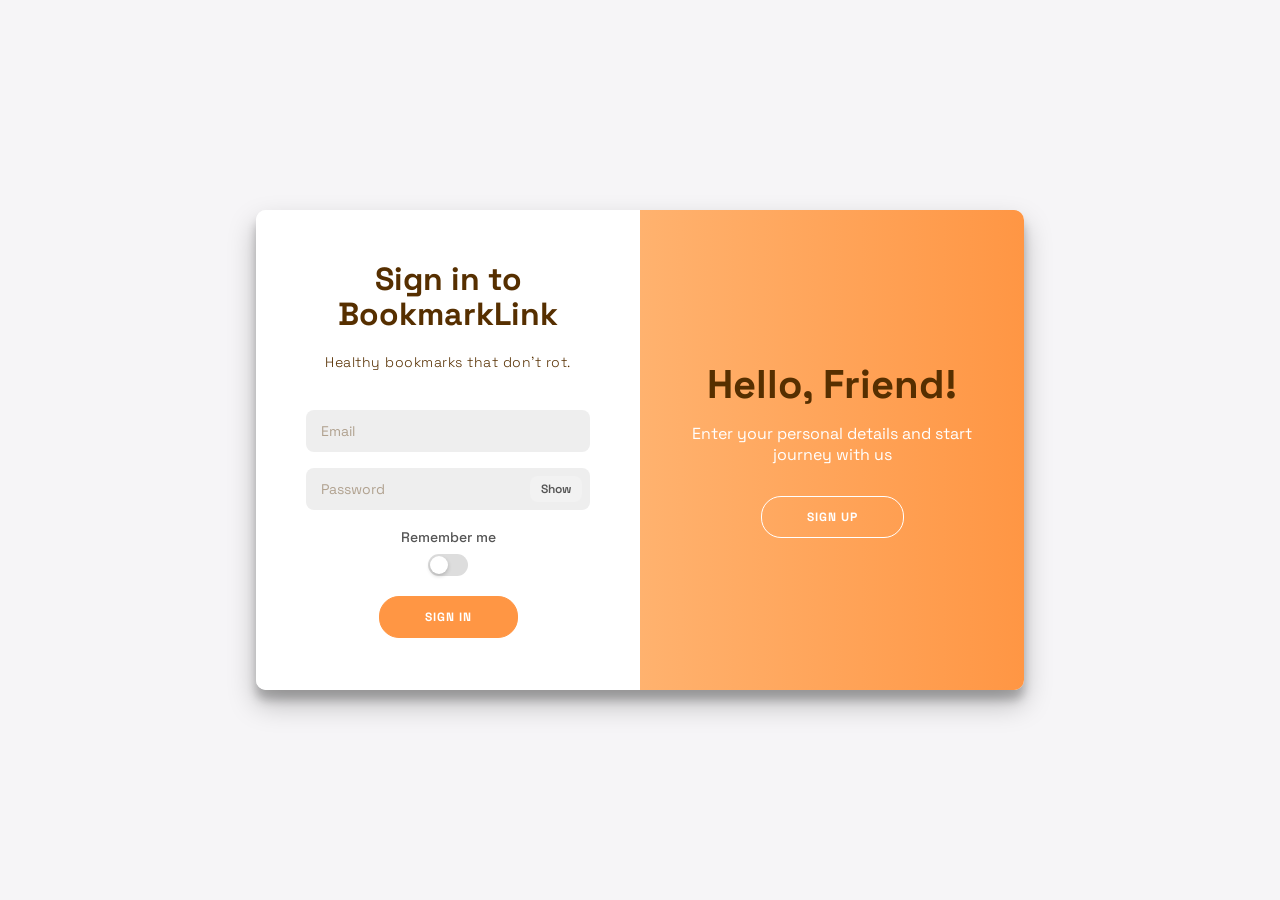
<file: Frontend/index.html>
<!DOCTYPE html>
<html lang="en">

<head>
    <meta charset="UTF-8" />
    <meta name="viewport" content="width=device-width, initial-scale=1.0" />
    <title>BookmarkLink — Healthy Bookmarks</title>
    <link rel="stylesheet" href="styles.css?v=6" />
    <link rel="icon" type="image/svg+xml" href="favicon.svg" />
    <link rel="preconnect" href="https://fonts.googleapis.com" />
    <link rel="preconnect" href="https://fonts.gstatic.com" crossorigin />
    <link href="https://fonts.googleapis.com/css2?family=Inter:wght@400;500;600;700;800&display=swap"
        rel="stylesheet" />
</head>

<body>
    <header class="topbar">
        <div class="brand">
            <img src="favicon.svg" alt="Logo" class="logo" style="width: 36px; height: 36px;">
            <div>
                <p class="brand-title">BookmarkLink</p>
                <p class="brand-subtitle">Healthy bookmarks that don’t rot.</p>
            </div>
        </div>
        <nav class="topbar-actions">
            <button class="ghost" id="openSettings">Notification Settings</button>
            <button class="primary" id="openArchive">Open Archive</button>
            <button class="ghost" id="logoutButton">Log out</button>
        </nav>
    </header>

    <main class="layout">
        <section class="panel">
            <h1>
                <span class="typewriter part-1">Save a link with a 45‑day </span><br>
                <span class="typewriter part-2">health window</span>
            </h1>
            <p class="muted">
                Each link starts with full health and declines over 45 days. When it expires,
                you’ll get a reminder to renew from your archive.
            </p>

            <form id="linkForm" class="card">
                <div class="form-row">
                    <label>
                        Link title
                        <input type="text" name="title" placeholder="Design system docs" required />
                    </label>
                    <label>
                        URL
                        <input type="url" name="url" placeholder="https://example.com" required />
                    </label>
                </div>
                <div class="form-row">
                    <label>
                        Tags (comma separated)
                        <input type="text" name="tags" placeholder="ux, docs, inspiration" />
                    </label>
                    <label>
                        Notes
                        <input type="text" name="notes" placeholder="Remember the layout grid" />
                    </label>
                </div>
                <button type="submit" class="primary full">Save link</button>
            </form>

            <div class="stats">
                <div class="stat">
                    <p class="stat-label">Active</p>
                    <p class="stat-value" id="activeCount">0</p>
                </div>
                <div class="stat">
                    <p class="stat-label">Expiring soon</p>
                    <p class="stat-value" id="expiringCount">0</p>
                </div>
                <div class="stat">
                    <p class="stat-label">Archived</p>
                    <p class="stat-value" id="archivedCount">0</p>
                </div>
            </div>
        </section>

        <section class="panel">
            <div class="section-header">
                <h2>Active links</h2>
                <div class="filters">
                    <input id="searchInput" type="search" placeholder="Search links…" />
                    <select id="sortSelect">
                        <option value="health">Sort by health</option>
                        <option value="recent">Sort by most recent</option>
                        <option value="title">Sort by title</option>
                    </select>
                </div>
            </div>
            <div id="linksGrid" class="grid"></div>
        </section>
    </main>

    <aside class="drawer" id="settingsDrawer" aria-hidden="true">
        <div class="drawer-content">
            <header>
                <h3>Notification settings</h3>
                <button class="ghost" data-close="settings">Close</button>
            </header>
            <p class="muted">
                Settings are stored in the Spring Boot backend. Notifications can be
                wired later using this data.
            </p>
            <form id="settingsForm" class="stack">
                <label>
                    Gmail address
                    <input type="email" name="email" placeholder="you@gmail.com" />
                </label>
                <label class="toggle">
                    <input type="checkbox" name="emailEnabled" checked />
                    <span>Email reminders enabled</span>
                </label>
                <label>
                    Reminder window (days before expiry)
                    <input type="number" name="reminderWindow" value="5" min="1" max="14" />
                </label>
                <button class="primary">Save settings</button>
            </form>
        </div>
    </aside>

    <aside class="drawer" id="archiveDrawer" aria-hidden="true">
        <div class="drawer-content">
            <header>
                <h3>Archive</h3>
                <button class="ghost" data-close="archive">Close</button>
            </header>
            <p class="muted">
                Expired links live here until you renew or delete them.
            </p>
            <div id="archiveList" class="stack"></div>
        </div>
    </aside>

    <div class="toast" id="toast" aria-live="polite"></div>

    <script src="config.js?v=1"></script>
    <script src="app.js?v=4"></script>
</body>

</html>
</file>
<file: Frontend/styles.css>
:root {
    --bg: #FFFDF1;
    --card-bg: #FFFFFF;
    --text: #562F00;
    --text-muted: rgba(86, 47, 0, 0.6);
    --primary: #FF9644;
    --primary-hover: #ff8c33;
    --secondary: #FFCE99;
    --border: rgba(86, 47, 0, 0.1);
    --shadow: 0 4px 6px -1px rgba(86, 47, 0, 0.05), 0 2px 4px -1px rgba(86, 47, 0, 0.03);
    --shadow-hover: 0 10px 15px -3px rgba(86, 47, 0, 0.1), 0 4px 6px -2px rgba(86, 47, 0, 0.05);

    /* Functional colors based on the palette usually need standard variants, keeping previous but adapting */
    --success: #10b981;
    --warning: #f59e0b;
    --danger: #ef4444;

    font-family: "Inter", system-ui, sans-serif;
}

* {
    box-sizing: border-box;
}

body {
    margin: 0;
    background-color: var(--bg);
    color: var(--text);
    min-height: 100vh;
    transition: background-color 0.3s ease;
}

/* Animations */
@keyframes fadeIn {
    from {
        opacity: 0;
        transform: translateY(10px);
    }

    to {
        opacity: 1;
        transform: translateY(0);
    }
}

@keyframes slideIn {
    from {
        transform: translateX(100%);
    }

    to {
        transform: translateX(0);
    }
}

@keyframes typing {
    from {
        clip-path: inset(0 100% 0 0);
    }

    to {
        clip-path: inset(0 0 0 0);
    }
}

.topbar {
    display: flex;
    align-items: center;
    justify-content: space-between;
    padding: 24px 48px;
    background: rgba(255, 253, 241, 0.8);
    backdrop-filter: blur(12px);
    position: sticky;
    top: 0;
    z-index: 100;
    border-bottom: 1px solid var(--border);
    transition: all 0.3s ease;
}

.brand {
    display: flex;
    align-items: center;
    gap: 12px;
}

.logo {
    font-size: 28px;
    animation: bounce 2s infinite;
}

@keyframes bounce {

    0%,
    100% {
        transform: translateY(0);
    }

    50% {
        transform: translateY(-4px);
    }
}

.brand-title {
    font-weight: 800;
    margin: 0;
    font-size: 1.2rem;
    color: var(--text);
}

.brand-subtitle {
    margin: 0;
    color: var(--text-muted);
    font-size: 14px;
}

.topbar-actions {
    display: flex;
    gap: 12px;
}

.layout {
    display: grid;
    grid-template-columns: minmax(300px, 0.8fr) minmax(400px, 1.2fr);
    gap: 40px;
    padding: 40px 48px 80px;
    max-width: 1440px;
    margin: 0 auto;
    animation: fadeIn 0.8s ease-out;
}

.panel {
    display: flex;
    flex-direction: column;
    gap: 24px;
}

h1 {
    font-size: 2.5rem;
    line-height: 1.1;
    font-weight: 800;
    color: var(--text);
    margin: 0;
}

.typewriter {
    /* Font specifically chosen to have relatively uniform width, though Inter is variable 
       Using linear animation instead of steps avoids the "stuck between letters" feel on variable fonts */
    display: inline-block;
    clip-path: inset(0 100% 0 0);
}

.part-1 {
    animation: typing 3.5s linear forwards;
}

.part-2 {
    animation: typing 1.8s linear forwards;
    animation-delay: 3.5s;
}

@media (prefers-reduced-motion: reduce) {
    .typewriter {
        animation: none;
        clip-path: none;
    }
}

h2 {
    font-size: 1.5rem;
    font-weight: 700;
    color: var(--text);
}

.muted {
    color: var(--text-muted);
    line-height: 1.6;
}

.card {
    background: var(--card-bg);
    border-radius: 20px;
    padding: 24px;
    display: flex;
    flex-direction: column;
    gap: 20px;
    box-shadow: var(--shadow);
    border: 1px solid var(--border);
    transition: transform 0.2s ease, box-shadow 0.2s ease;
}

.card:hover {
    box-shadow: var(--shadow-hover);
}

.form-row {
    display: grid;
    grid-template-columns: repeat(auto-fit, minmax(220px, 1fr));
    gap: 20px;
}

label {
    display: flex;
    flex-direction: column;
    font-size: 13px;
    font-weight: 600;
    gap: 8px;
    color: var(--text);
}

input,
select,
button {
    border-radius: 12px;
    border: 1px solid rgba(86, 47, 0, 0.15);
    padding: 12px 16px;
    font-size: 14px;
    font-family: inherit;
    background: #FFFAF0;
    /* Extremely light orange/cream tint */
    color: var(--text);
    transition: all 0.2s ease;
}

input::placeholder {
    color: rgba(86, 47, 0, 0.4);
}

input:focus,
select:focus {
    outline: none;
    border-color: var(--primary);
    background: #FFFFFF;
    box-shadow: 0 0 0 3px rgba(255, 150, 68, 0.2);
}

button {
    cursor: pointer;
    font-weight: 600;
    letter-spacing: 0.01em;
}

button:active {
    transform: scale(0.98);
}

.primary {
    background: var(--primary);
    color: #FFF;
    /* High contrast: Dark text on orange */
    border: none;
    box-shadow: 0 4px 6px -1px rgba(255, 150, 68, 0.3);
}

.primary:hover {
    background: var(--primary-hover);
    transform: translateY(-2px);
    box-shadow: 0 6px 12px -1px rgba(255, 150, 68, 0.4);
}

.ghost {
    background: transparent;
    border: 1px solid rgba(86, 47, 0, 0.2);
    color: var(--text);
}

.ghost:hover {
    background: rgba(255, 206, 153, 0.1);
    border-color: var(--primary);
    color: var(--primary);
}

.full {
    width: 100%;
}

.stats {
    display: grid;
    grid-template-columns: repeat(3, 1fr);
    gap: 16px;
}

.stat {
    background: var(--card-bg);
    border: 1px solid var(--border);
    border-radius: 16px;
    padding: 16px;
    text-align: center;
    box-shadow: var(--shadow);
    transition: transform 0.2s ease;
}

.stat:hover {
    transform: translateY(-4px);
    border-color: var(--secondary);
}

.stat-label {
    font-size: 12px;
    text-transform: uppercase;
    letter-spacing: 0.05em;
    color: var(--text-muted);
    margin: 0;
    font-weight: 600;
}

.stat-value {
    font-size: 24px;
    font-weight: 800;
    color: var(--primary);
    margin: 4px 0 0;
}

.section-header {
    display: flex;
    align-items: center;
    justify-content: space-between;
    flex-wrap: wrap;
    gap: 16px;
}

.filters {
    display: flex;
    gap: 12px;
}

.grid {
    display: grid;
    grid-template-columns: repeat(auto-fill, minmax(280px, 1fr));
    gap: 20px;
}

.link-card {
    background: var(--card-bg);
    border: 1px solid var(--border);
    border-radius: 20px;
    padding: 24px;
    display: flex;
    flex-direction: column;
    gap: 16px;
    box-shadow: var(--shadow);
    transition: all 0.3s cubic-bezier(0.175, 0.885, 0.32, 1.275);
    position: relative;
    overflow: hidden;
    animation: fadeIn 0.5s ease-out backwards;
}

.link-card:hover {
    transform: translateY(-6px) scale(1.01);
    box-shadow: var(--shadow-hover);
    border-color: var(--secondary);
}

.link-card::before {
    content: '';
    position: absolute;
    top: 0;
    left: 0;
    width: 4px;
    height: 100%;
    background: var(--secondary);
    opacity: 0.5;
}

.link-header {
    display: flex;
    justify-content: space-between;
    align-items: flex-start;
    gap: 12px;
}

.link-content {
    min-width: 0;
    flex: 1;
}

.link-url {
    display: block;
    color: var(--primary);
    font-size: 13px;
    text-decoration: none;
    word-break: break-word;
    margin-top: 4px;
    transition: color 0.2s;
}

.link-url:hover {
    text-decoration: underline;
    color: var(--primary-hover);
}

.link-title {
    font-weight: 700;
    margin: 0;
    font-size: 18px;
    color: var(--text);
}

.badge {
    padding: 6px 12px;
    border-radius: 20px;
    font-size: 11px;
    font-weight: 700;
    text-transform: uppercase;
    letter-spacing: 0.02em;
}

.badge.good {
    background: rgba(16, 185, 129, 0.1);
    color: #059669;
}

.badge.warning {
    background: rgba(245, 158, 11, 0.1);
    color: #d97706;
}

.badge.danger {
    background: rgba(239, 68, 68, 0.1);
    color: #dc2626;
}

.progress {
    height: 6px;
    background: #f1f5f9;
    border-radius: 999px;
    overflow: hidden;
    margin-top: 4px;
}

.progress>span {
    display: block;
    height: 100%;
    background: linear-gradient(90deg, var(--secondary), var(--primary));
    border-radius: 999px;
    transition: width 0.5s ease-out;
}

.meta {
    display: flex;
    align-items: center;
    gap: 8px;
    color: var(--text-muted);
    font-size: 13px;
    font-weight: 500;
}

.dot {
    width: 4px;
    height: 4px;
    background: var(--text-muted);
    border-radius: 50%;
    opacity: 0.5;
}

.tags {
    display: flex;
    flex-wrap: wrap;
    gap: 8px;
}

.tag {
    padding: 6px 10px;
    border-radius: 12px;
    background: #FFFAF0;
    /* Lighter cream */
    border: 1px solid var(--border);
    font-size: 12px;
    color: var(--text);
    font-weight: 500;
    transition: background 0.2s;
}

.tag:hover {
    background: #FEEBC8;
    /* Light peach */
}

.card-actions {
    display: flex;
    gap: 8px;
    margin-top: auto;
}

.card-actions button {
    flex: 1;
    font-size: 13px;
    padding: 8px 12px;
}

/* Drawer UI */
.drawer {
    position: fixed;
    inset: 0;
    background: rgba(86, 47, 0, 0.25);
    backdrop-filter: blur(4px);
    display: none;
    justify-content: flex-end;
    z-index: 200;
    opacity: 0;
    transition: opacity 0.3s ease;
}

.drawer.open {
    display: flex;
    opacity: 1;
}

.drawer-content {
    width: min(500px, 100%);
    background: #FFFFFF;
    padding: 40px;
    display: flex;
    flex-direction: column;
    gap: 24px;
    height: 100%;
    box-shadow: -10px 0 30px rgba(0, 0, 0, 0.05);
    transform: translateX(100%);
    transition: transform 0.3s cubic-bezier(0.16, 1, 0.3, 1);
    overflow-y: auto;
}

.drawer.open .drawer-content {
    transform: translateX(0);
}

.stack {
    display: flex;
    flex-direction: column;
    gap: 20px;
}

.toggle {
    flex-direction: row;
    align-items: center;
    display: flex;
    gap: 12px;
    cursor: pointer;
}

.toggle input[type="checkbox"] {
    width: 20px;
    height: 20px;
    accent-color: var(--primary);
}

/* Toast */
.toast {
    position: fixed;
    bottom: 32px;
    right: 32px;
    background: var(--text);
    color: var(--bg);
    padding: 16px 24px;
    border-radius: 50px;
    font-weight: 500;
    box-shadow: 0 10px 25px -5px rgba(0, 0, 0, 0.2);
    opacity: 0;
    transform: translateY(20px) scale(0.95);
    transition: all 0.4s cubic-bezier(0.175, 0.885, 0.32, 1.275);
    pointer-events: none;
    z-index: 300;
}

.toast.show {
    opacity: 1;
    transform: translateY(0) scale(1);
}

/* Responsive */
@media (max-width: 980px) {
    .layout {
        grid-template-columns: 1fr;
        padding: 20px;
    }

    .topbar {
        flex-direction: column;
        gap: 16px;
        align-items: stretch;
        padding: 20px;
    }

    .topbar-actions {
        justify-content: space-between;
    }
}

/* Auth page */
.auth-body {
    font-family: "Space Grotesk", sans-serif;
    background: #f6f5f7;
    display: flex;
    justify-content: center;
    align-items: center;
    min-height: 100vh;
    margin: 0;
}

.auth-container {
    background-color: #fff;
    border-radius: 10px;
    box-shadow: 0 14px 28px rgba(0, 0, 0, 0.25),
        0 10px 10px rgba(0, 0, 0, 0.22);
    position: relative;
    overflow: hidden;
    width: 768px;
    max-width: 100%;
    min-height: 480px;
}

.form-container {
    position: absolute;
    top: 0;
    height: 100%;
    transition: all 0.6s ease-in-out;
}

.sign-in-container {
    left: 0;
    width: 50%;
    z-index: 2;
}

.auth-container.right-panel-active .sign-in-container {
    transform: translateX(100%);
}

.sign-up-container {
    left: 0;
    width: 50%;
    opacity: 0;
    z-index: 1;
}

.auth-container.right-panel-active .sign-up-container {
    transform: translateX(100%);
    opacity: 1;
    z-index: 5;
    animation: show 0.6s;
}

@keyframes show {

    0%,
    49.99% {
        opacity: 0;
        z-index: 1;
    }

    50%,
    100% {
        opacity: 1;
        z-index: 5;
    }
}

.overlay-container {
    position: absolute;
    top: 0;
    left: 50%;
    width: 50%;
    height: 100%;
    overflow: hidden;
    transition: transform 0.6s ease-in-out;
    z-index: 100;
}

.auth-container.right-panel-active .overlay-container {
    transform: translateX(-100%);
}

.overlay {
    background: #ff9644;
    background: -webkit-linear-gradient(to right, #ffce99, #ff9644);
    background: linear-gradient(to right, #ffce99, #ff9644);
    background-repeat: no-repeat;
    background-size: cover;
    background-position: 0 0;
    color: #FFFFFF;
    position: relative;
    left: -100%;
    height: 100%;
    width: 200%;
    transform: translateX(0);
    transition: transform 0.6s ease-in-out;
}

.auth-container.right-panel-active .overlay {
    transform: translateX(50%);
}

.overlay-panel {
    position: absolute;
    display: flex;
    align-items: center;
    justify-content: center;
    flex-direction: column;
    padding: 0 40px;
    text-align: center;
    top: 0;
    height: 100%;
    width: 50%;
    transform: translateX(0);
    transition: transform 0.6s ease-in-out;
}

.overlay-left {
    transform: translateX(-20%);
}

.auth-container.right-panel-active .overlay-left {
    transform: translateX(0);
}

.overlay-right {
    right: 0;
    transform: translateX(0);
}

.auth-container.right-panel-active .overlay-right {
    transform: translateX(20%);
}

/* Auth Typography & Elements */
.auth-form {
    background-color: #FFFFFF;
    display: flex;
    align-items: center;
    justify-content: center;
    flex-direction: column;
    padding: 0 50px;
    height: 100%;
    text-align: center;
}

.auth-form h1 {
    margin: 0;
    font-size: 2rem;
}

.social-text {
    font-size: 14px;
    font-weight: 300;
    line-height: 20px;
    letter-spacing: 0.5px;
    margin: 20px 0 30px;
}

.auth-form input {
    background-color: #eee;
    border: none;
    padding: 12px 15px;
    margin: 8px 0;
    width: 100%;
    border-radius: 8px;
}

.password-field {
    position: relative;
    width: 100%;
}

.password-field input {
    padding-right: 70px;
}

.password-field input.is-visible {
    animation: passwordReveal 0.25s ease;
}

.password-field input.is-hidden {
    animation: passwordHide 0.25s ease;
}

.password-toggle {
    position: absolute;
    right: 8px;
    top: 50%;
    transform: translateY(-50%);
    border: 1px solid transparent;
    background: #f2f2f2;
    color: #555;
    font-size: 12px;
    padding: 6px 10px;
    border-radius: 8px;
    cursor: pointer;
    line-height: 1;
    transition: background 0.2s ease, transform 0.2s ease, color 0.2s ease;
}

.password-toggle:hover {
    background: #e9e9e9;
}

.password-toggle.is-visible {
    animation: eyeToggleOn 0.25s ease;
}

.password-toggle.is-hidden {
    animation: eyeToggleOff 0.25s ease;
}

@keyframes eyeToggleOn {
    0% {
        transform: translateY(-50%) scale(0.9);
        opacity: 0.7;
    }

    60% {
        transform: translateY(-50%) scale(1.05);
        opacity: 1;
    }

    100% {
        transform: translateY(-50%) scale(1);
    }
}

@keyframes eyeToggleOff {
    0% {
        transform: translateY(-50%) scale(1);
        opacity: 1;
    }

    60% {
        transform: translateY(-50%) scale(0.92);
        opacity: 0.7;
    }

    100% {
        transform: translateY(-50%) scale(1);
        opacity: 1;
    }
}

.password-toggle:focus {
    outline: none;
    border-color: #FF9644;
    box-shadow: 0 0 0 2px rgba(255, 150, 68, 0.2);
}

/* Toggle Switch Style */
.remember-toggle {
    display: flex;
    align-items: center;
    justify-content: space-between;
    width: 100%;
    font-size: 14px;
    color: #555;
    cursor: pointer;
    margin-top: 10px;
    margin-bottom: 5px;
}

.remember-toggle input {
    display: none;
}

.slider {
    position: relative;
    width: 40px;
    height: 22px;
    background-color: #ddd;
    border-radius: 20px;
    transition: 0.3s cubic-bezier(0.4, 0.0, 0.2, 1);
}

.slider::before {
    content: "";
    position: absolute;
    height: 18px;
    width: 18px;
    left: 2px;
    bottom: 2px;
    background-color: white;
    border-radius: 50%;
    transition: 0.3s cubic-bezier(0.4, 0.0, 0.2, 1);
    box-shadow: 0 2px 4px rgba(0, 0, 0, 0.2);
}

.remember-toggle input:checked+.slider {
    background-color: #FF9644;
}

.remember-toggle input:checked+.slider::before {
    transform: translateX(18px);
}

.label-text {
    font-weight: 500;
}

.primary-btn {
    border-radius: 20px;
    border: 1px solid #FF9644;
    background-color: #FF9644;
    color: #FFFFFF;
    font-size: 12px;
    font-weight: bold;
    padding: 12px 45px;
    letter-spacing: 1px;
    text-transform: uppercase;
    transition: transform 80ms ease-in;
    margin-top: 15px;
}

.primary-btn:active {
    transform: scale(0.95);
}

.primary-btn:focus {
    outline: none;
}

.ghost-btn {
    border-radius: 20px;
    border: 1px solid #FFFFFF;
    background-color: transparent;
    color: #FFFFFF;
    font-size: 12px;
    font-weight: bold;
    padding: 12px 45px;
    letter-spacing: 1px;
    text-transform: uppercase;
    transition: transform 80ms ease-in;
    margin-top: 15px;
    cursor: pointer;
}

.ghost-btn:active {
    transform: scale(0.95);
}

.forgot-password {
    font-size: 12px;
    margin: 15px 0 0;
}

.mobile-toggle {
    display: none;
    margin-top: 20px;
    font-size: 14px;
}

@media (max-width: 768px) {
    .auth-container {
        width: 100%;
        min-height: 600px;
        border-radius: 0;
        box-shadow: none;
    }

    .overlay-container {
        display: none;
    }

    .sign-in-container,
    .sign-up-container {
        width: 100%;
        position: relative;
        height: auto;
        opacity: 1;
        transition: none;
        left: unset;
        z-index: unset;
        transform: unset;
    }

    .sign-up-container {
        display: none;
    }

    .auth-container.right-panel-active .sign-in-container {
        display: none;
    }

    .auth-container.right-panel-active .sign-up-container {
        display: block;
        transform: none;
        animation: fadeIn 0.5s;
    }

    .mobile-toggle {
        display: block;
    }
}

@keyframes passwordReveal {
    0% {
        letter-spacing: 0.5px;
        opacity: 0.7;
    }

    60% {
        letter-spacing: 0;
        opacity: 1;
    }

    100% {
        opacity: 1;
    }
}

@keyframes passwordHide {
    0% {
        letter-spacing: 0;
        opacity: 1;
    }

    60% {
        letter-spacing: 0.5px;
        opacity: 0.7;
    }

    100% {
        opacity: 1;
    }
}
</file>
